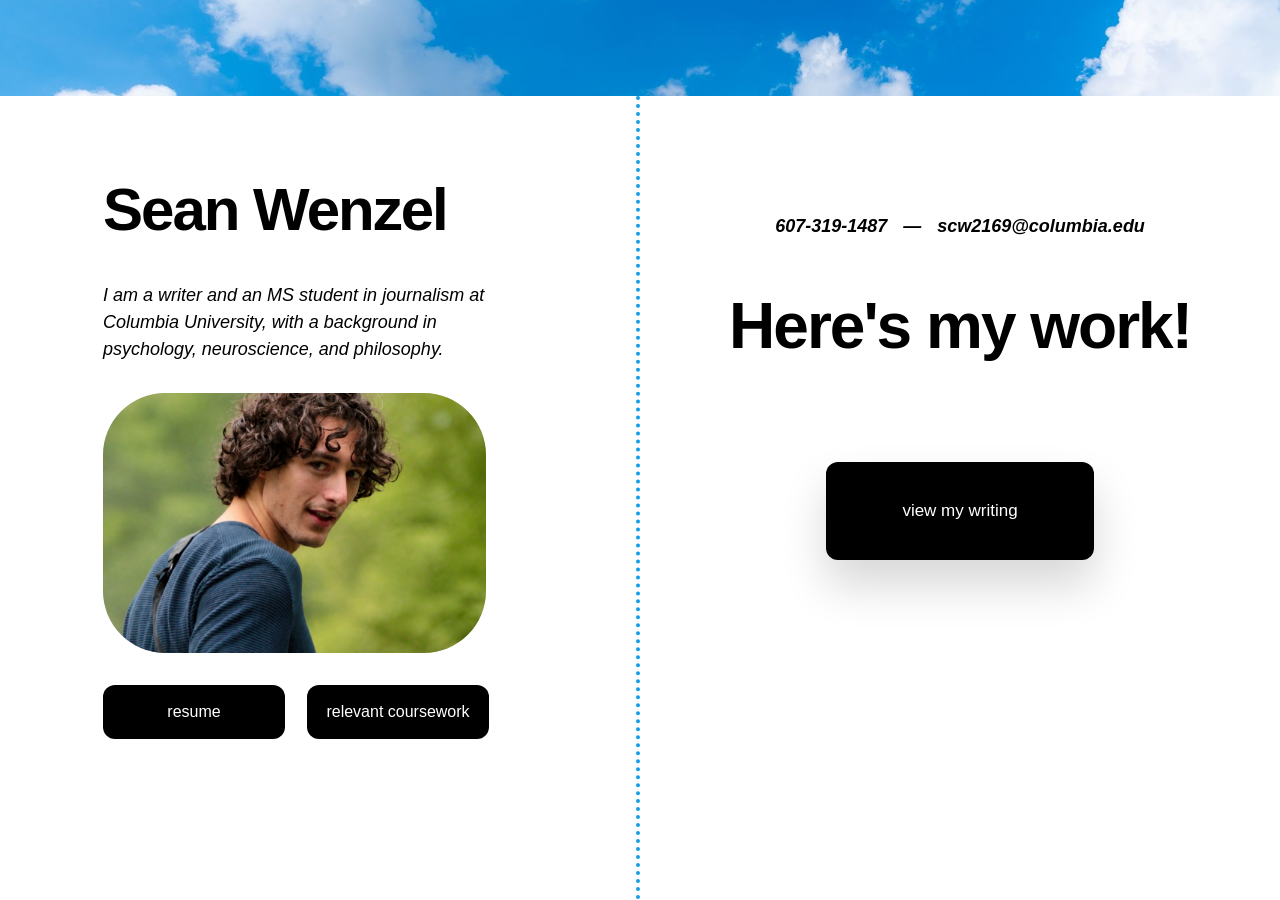
<file: Sean-Wenzel-Portfolio-Vercel 2/index.html>
<!doctype html>
<html lang="en">
<head>
  <meta charset="UTF-8">
  <meta name="viewport" content="width=device-width, initial-scale=1">
  <meta name="description" content="Sean Wenzel — journalist and science writer">
  <title>Sean Wenzel</title>
  <link rel="stylesheet" href="styles.css">
</head>
<body>
  <div class="sky-strip"></div>
  <main class="portfolio">
    <section class="profile" aria-labelledby="name">
      <div class="profile-inner">
        <h1 id="name">Sean Wenzel</h1>
        <p class="bio"><em>I am a writer and an MS student in journalism at Columbia University, with a background in psychology, neuroscience, and philosophy.</em></p>

        <img class="portrait" src="assets/sean-portrait.png" alt="Sean Wenzel outdoors">

        <div class="buttons">
          <a href="assets/Sean%20Wenzel%20Resume.pdf" target="_blank" rel="noopener">resume</a>
          <a href="coursework.html">relevant coursework</a>
        </div>
      </div>
    </section>

    <section class="work" aria-labelledby="work-title">
      <div class="work-inner">
        <p class="contact-info"><em><a href="tel:+16073191487">607-319-1487</a><span aria-hidden="true">—</span><a href="mailto:scw2169@columbia.edu">scw2169@columbia.edu</a></em></p>
        <h2 id="work-title">Here's my work!</h2>
        <a class="work-button" href="work.html">view my writing</a>
      </div>
    </section>
  </main>

</body>
</html>
</file>
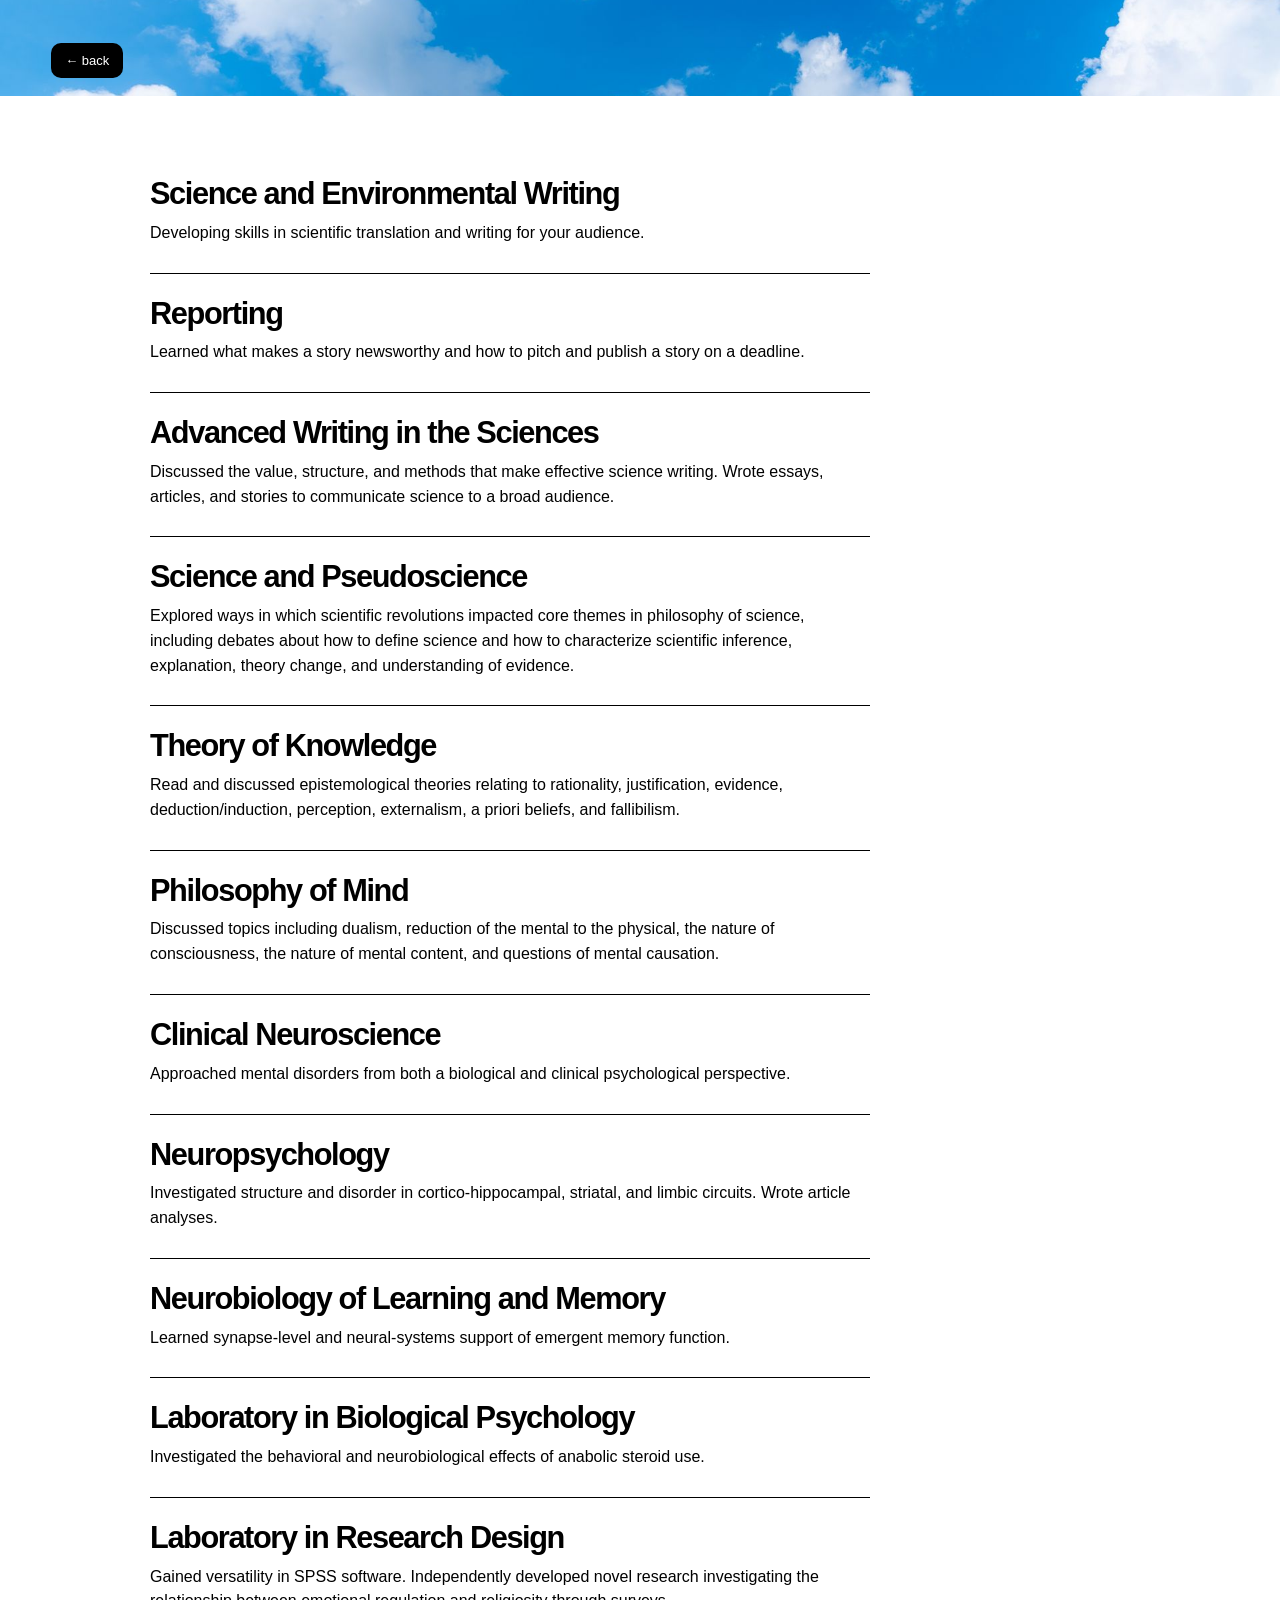
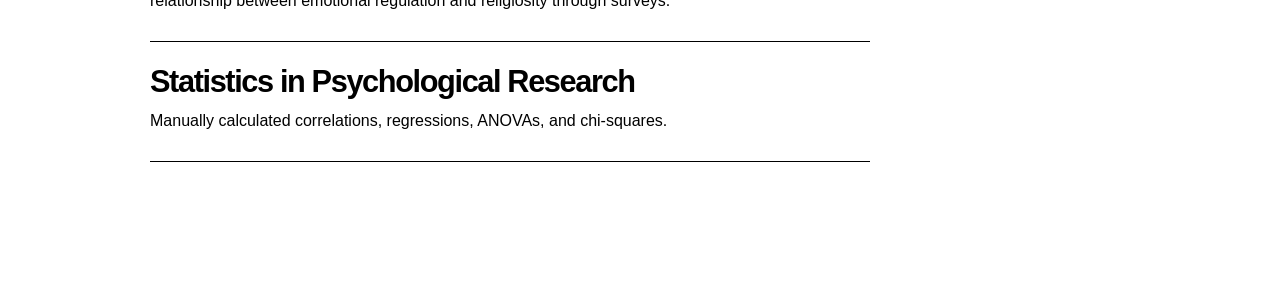
<file: Sean-Wenzel-Portfolio-Vercel 2/coursework.html>
<!doctype html>
<html lang="en">
<head>
  <meta charset="UTF-8">
  <meta name="viewport" content="width=device-width, initial-scale=1">
  <meta name="description" content="Relevant coursework by Sean Wenzel">
  <title>Sean Wenzel — Relevant Coursework</title>
  <link rel="stylesheet" href="coursework.css?v=2">
</head>
<body>
  <div class="sky-strip"><a class="back" href="index.html">← back</a></div>
  <main class="coursework-page">
    <article class="coursework-document">
      <section class="course-list" aria-label="Relevant coursework">
        <article><h2>Science and Environmental Writing</h2><p>Developing skills in scientific translation and writing for your audience.</p></article>
        <article><h2>Reporting</h2><p>Learned what makes a story newsworthy and how to pitch and publish a story on a deadline.</p></article>
        <article><h2>Advanced Writing in the Sciences</h2><p>Discussed the value, structure, and methods that make effective science writing. Wrote essays, articles, and stories to communicate science to a broad audience.</p></article>
        <article><h2>Science and Pseudoscience</h2><p>Explored ways in which scientific revolutions impacted core themes in philosophy of science, including debates about how to define science and how to characterize scientific inference, explanation, theory change, and understanding of evidence.</p></article>
        <article><h2>Theory of Knowledge</h2><p>Read and discussed epistemological theories relating to rationality, justification, evidence, deduction/induction, perception, externalism, a priori beliefs, and fallibilism.</p></article>
        <article><h2>Philosophy of Mind</h2><p>Discussed topics including dualism, reduction of the mental to the physical, the nature of consciousness, the nature of mental content, and questions of mental causation.</p></article>
        <article><h2>Clinical Neuroscience</h2><p>Approached mental disorders from both a biological and clinical psychological perspective.</p></article>
        <article><h2>Neuropsychology</h2><p>Investigated structure and disorder in cortico-hippocampal, striatal, and limbic circuits. Wrote article analyses.</p></article>
        <article><h2>Neurobiology of Learning and Memory</h2><p>Learned synapse-level and neural-systems support of emergent memory function.</p></article>
        <article><h2>Laboratory in Biological Psychology</h2><p>Investigated the behavioral and neurobiological effects of anabolic steroid use.</p></article>
        <article><h2>Laboratory in Research Design</h2><p>Gained versatility in SPSS software. Independently developed novel research investigating the relationship between emotional regulation and religiosity through surveys.</p></article>
        <article><h2>Statistics in Psychological Research</h2><p>Manually calculated correlations, regressions, ANOVAs, and chi-squares.</p></article>
      </section>
    </article>
  </main>
</body>
</html>
</file>
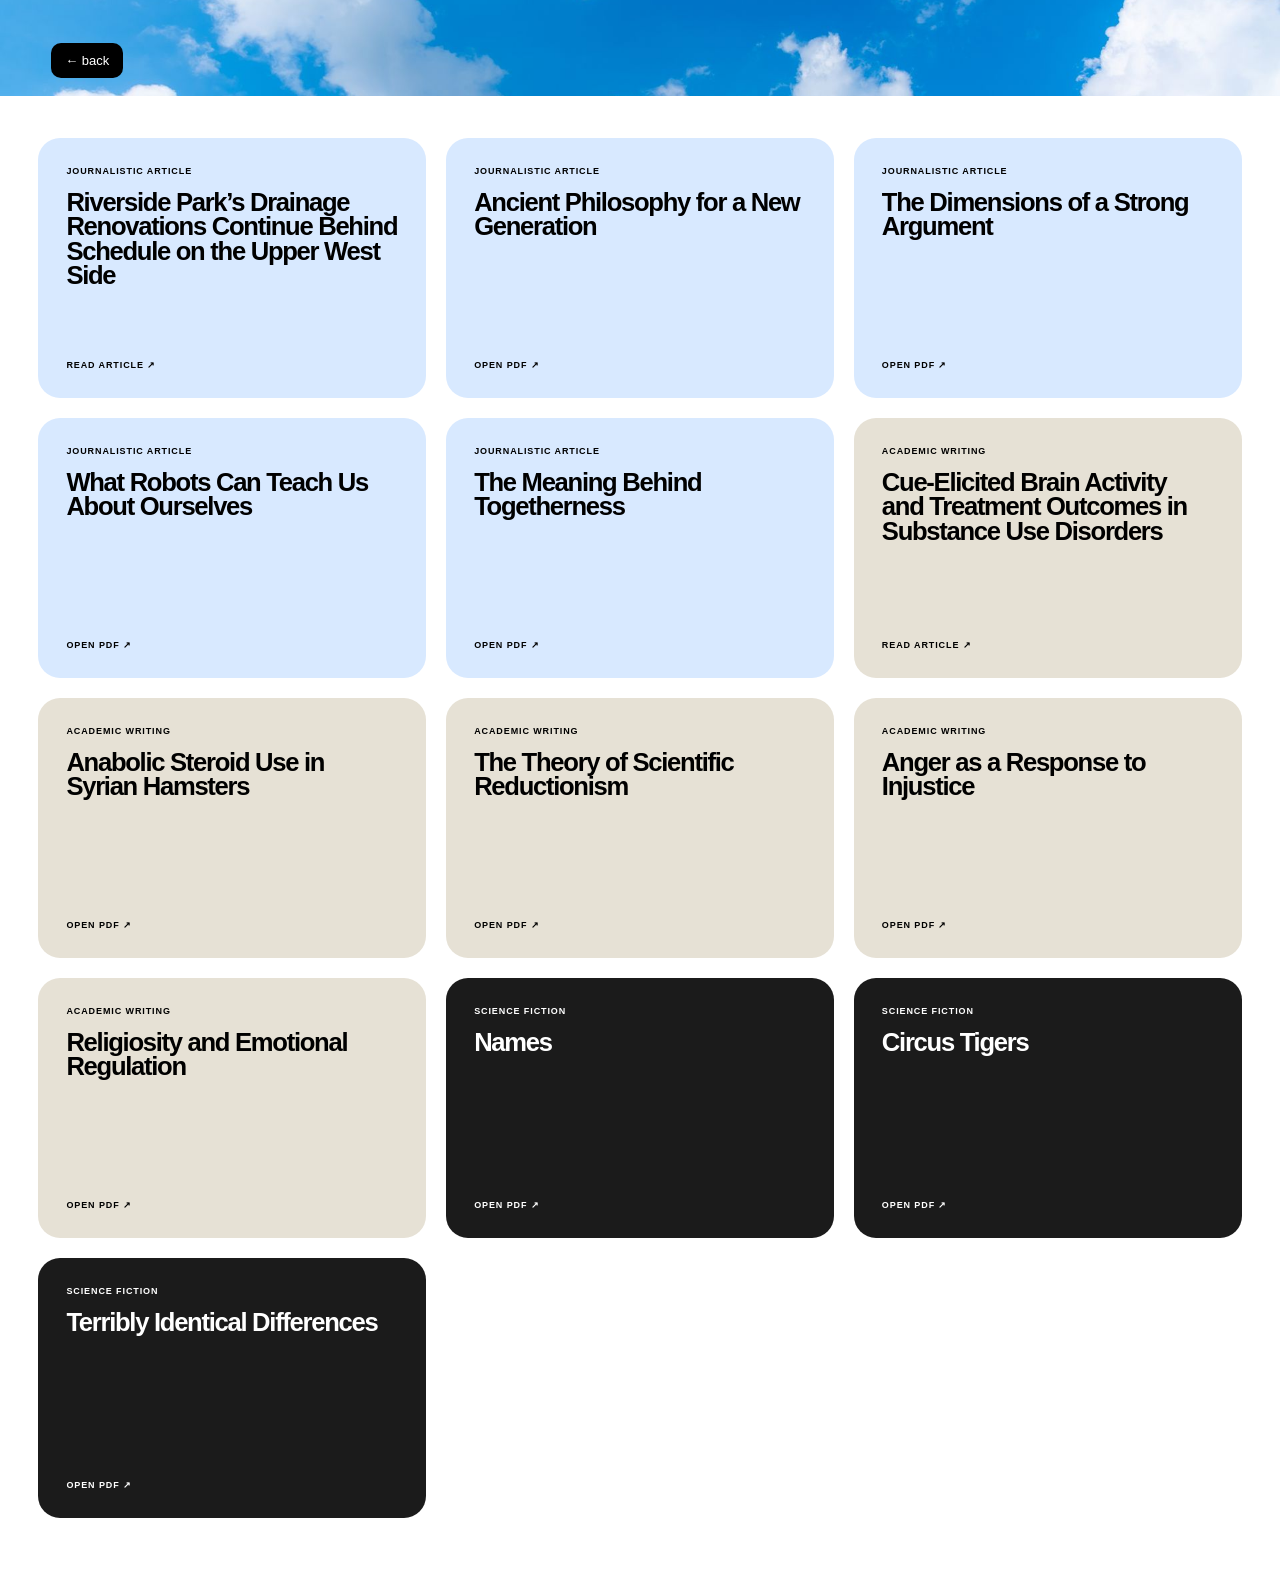
<file: Sean-Wenzel-Portfolio-Vercel 2/work.html>
<!doctype html>
<html lang="en"><head><meta charset="UTF-8"><meta name="viewport" content="width=device-width, initial-scale=1"><meta name="description" content="Writing samples by Sean Wenzel"><title>Sean Wenzel — Work Samples</title><link rel="stylesheet" href="work.css?v=1"></head><body>
  <div class="sky-strip"><a class="back" href="index.html">← back</a></div>
  <main class="work-page"><section class="samples" aria-label="Writing samples">
    <a class="sample journalism second" href="https://www.westsiderag.com/2026/10/01/riverside-parks-drainage-renovations-continue-behind-schedule-on-the-upper-west-side" target="_blank" rel="noopener"><span>Journalistic article</span><h2>Riverside Park’s Drainage Renovations Continue Behind Schedule on the Upper West Side</h2><small>Read article ↗</small></a>
    <a class="sample journalism second" href="assets/Ancient%20Philosophy%20for%20a%20New%20Generation.pdf" target="_blank" rel="noopener"><span>Journalistic article</span><h2>Ancient Philosophy for a New Generation</h2><small>Open PDF ↗</small></a>
    <a class="sample journalism second" href="assets/The%20Dimensions%20of%20a%20Strong%20Argument.pdf" target="_blank" rel="noopener"><span>Journalistic article</span><h2>The Dimensions of a Strong Argument</h2><small>Open PDF ↗</small></a>
    <a class="sample journalism" href="assets/What%20Robots%20Can%20Teach%20Us%20About%20Ourselves.pdf" target="_blank" rel="noopener"><span>Journalistic article</span><h2>What Robots Can Teach Us About Ourselves</h2><small>Open PDF ↗</small></a>
    <a class="sample journalism" href="assets/The%20Meaning%20Behind%20Togetherness.pdf" target="_blank" rel="noopener"><span>Journalistic article</span><h2>The Meaning Behind Togetherness</h2><small>Open PDF ↗</small></a>
    <a class="sample academic second" href="https://jamanetwork.com/journals/jamanetworkopen/fullarticle/2842655" target="_blank" rel="noopener"><span>Academic writing</span><h2>Cue-Elicited Brain Activity and Treatment Outcomes in Substance Use Disorders</h2><small>Read article ↗</small></a>
    <a class="sample academic" href="assets/Anabolic%20Steroid%20Use%20in%20Syrian%20Hamsters.pdf" target="_blank" rel="noopener"><span>Academic writing</span><h2>Anabolic Steroid Use in Syrian Hamsters</h2><small>Open PDF ↗</small></a>
    <a class="sample academic second" href="assets/The%20Theory%20of%20Scientific%20Reductionism.pdf" target="_blank" rel="noopener"><span>Academic writing</span><h2>The Theory of Scientific Reductionism</h2><small>Open PDF ↗</small></a>
    <a class="sample academic second" href="assets/Anger%20as%20a%20Response%20to%20Injustice.pdf" target="_blank" rel="noopener"><span>Academic writing</span><h2>Anger as a Response to Injustice</h2><small>Open PDF ↗</small></a>
    <a class="sample academic" href="assets/Religiosity%20and%20Emotional%20Regulation.pdf" target="_blank" rel="noopener"><span>Academic writing</span><h2>Religiosity and Emotional Regulation</h2><small>Open PDF ↗</small></a>
    <a class="sample fiction" href="assets/Names.pdf" target="_blank" rel="noopener"><span>Science fiction</span><h2>Names</h2><small>Open PDF ↗</small></a>
    <a class="sample fiction second" href="assets/circus%20tigers.pdf" target="_blank" rel="noopener"><span>Science fiction</span><h2>Circus Tigers</h2><small>Open PDF ↗</small></a>
    <a class="sample fiction" href="assets/Terribly%20Identical%20Differences.pdf" target="_blank" rel="noopener"><span>Science fiction</span><h2>Terribly Identical Differences</h2><small>Open PDF ↗</small></a>
  </section></main>
</body></html>
</file>
<file: Sean-Wenzel-Portfolio-Vercel 2/styles.css>
*{box-sizing:border-box}html,body{margin:0;min-height:100%;font-family:Arial,Helvetica,sans-serif;color:#000;background:#fff}.sky-strip{height:96px;background-color:#27a8ed;background-image:radial-gradient(ellipse at 12% 60%,rgba(255,255,255,.93) 0 5%,rgba(255,255,255,.55) 12%,transparent 27%),radial-gradient(ellipse at 36% 45%,rgba(255,255,255,.78) 0 7%,rgba(255,255,255,.3) 18%,transparent 34%),radial-gradient(ellipse at 72% 75%,rgba(255,255,255,.83) 0 5%,rgba(255,255,255,.35) 17%,transparent 32%),linear-gradient(110deg,#77c8f4,#079ae3 58%,#62c9ed);background-position:center;background-size:cover;position:relative}.change-sky{position:absolute;right:18px;bottom:14px;background:#000;color:#fff;border-radius:999px;padding:8px 12px;font-size:12px;cursor:pointer}.change-sky input{display:none}.portfolio{min-height:max(calc(100vh - 96px),910px);display:grid;grid-template-columns:1fr 1fr}.profile,.work{min-width:0;padding:112px 6vw 86px}.profile{border-right:4px dotted #159ee8}.profile-inner{width:min(100%,430px);margin:0 auto}.profile h1{font-size:64px;line-height:1;margin:0 0 56px;font-weight:700;letter-spacing:-2px}.bio{font-size:19px;line-height:1.6;margin:0 0 44px;white-space:nowrap}.portrait{width:383px;max-width:100%;height:297px;border-radius:62px;background:#efefef;display:grid;place-items:center;overflow:hidden;color:#777;font-size:14px}.portrait span{border:1px dashed #aaa;border-radius:999px;padding:9px 15px}.buttons{width:386px;max-width:100%;display:grid;grid-template-columns:1fr 1fr;gap:22px;margin-top:52px}.buttons a,.work-button{height:54px;border-radius:12px;background:#000;color:#fff;text-decoration:none;display:flex;align-items:center;justify-content:center;font-size:16px}.work{display:flex;align-items:flex-start;justify-content:center}.work-inner{width:100%;text-align:center;padding-top:96px}.work h2{font-size:64px;line-height:1;margin:0;font-weight:700;letter-spacing:-2px}.work-button{width:268px;height:98px;margin:104px auto 0;font-size:17px;box-shadow:0 25px 45px rgba(0,0,0,.16)}a:focus-visible{outline:4px solid #159ee8;outline-offset:4px}@media(max-width:900px){.profile,.work{padding-left:4vw;padding-right:4vw}.bio{white-space:normal}}@media(max-width:760px){.sky-strip{height:72px}.portfolio{min-height:0;grid-template-columns:1fr}.profile,.work{padding:54px 24px}.profile{border-right:0;border-bottom:4px dotted #159ee8}.profile h1{font-size:52px;margin-bottom:34px}.bio{font-size:17px}.portrait{width:100%;height:280px;border-radius:45px}.work{min-height:520px}.work-inner{padding-top:48px}.work h2{font-size:50px}.work-button{margin-top:70px}}@media(max-width:420px){.buttons{gap:12px}.buttons a{font-size:15px}.portrait{height:240px}}
img.portrait{object-fit:cover;object-position:50% 42%;display:block}@media(min-width:761px){.portfolio{min-height:calc(100vh - 96px)}.profile,.work{padding-top:84px;padding-bottom:48px}.profile h1{font-size:60px;margin-bottom:42px}.bio{font-size:18px;line-height:1.5;margin-bottom:30px}.portrait{height:260px}.buttons{margin-top:32px}}
.sky-strip{background-image:url("assets/sky.jpg");background-position:center 42%;background-size:100% auto;background-repeat:no-repeat}
@media(min-width:901px){.bio{width:385px;max-width:100%;white-space:normal}}
.buttons{display:flex;justify-content:center}.buttons a{flex:0 0 182px}.work{position:relative}.contact-info{position:absolute;top:117px;left:0;right:0;margin:0;font-size:18px;line-height:1.5;font-weight:700}.contact-info em{display:flex;justify-content:center;gap:16px}.contact-info a{color:inherit;text-decoration:none}.contact-info a:hover{text-decoration:underline}.work h2{margin-top:18px}@media(max-width:760px){.buttons a{flex:1}.contact-info{position:static;margin:0;font-size:17px}.contact-info em{flex-direction:column;gap:2px}.contact-info span{display:none}.work h2{margin-top:20px}}
.portrait-button{padding:0;border:0;background:transparent;position:relative;width:383px;max-width:100%;cursor:pointer;border-radius:62px;overflow:hidden;text-align:left}.portrait-button .portrait{width:100%;transition:filter .2s}.portrait-button span{position:absolute;inset:auto 14px 14px auto;background:#000;color:#fff;border-radius:999px;padding:8px 12px;font:12px Arial,Helvetica,sans-serif;opacity:1}.crop-dialog{width:min(520px,calc(100% - 32px));border:0;border-radius:18px;padding:26px;background:#fff;color:#000;box-shadow:0 22px 80px #0005}.crop-dialog::backdrop{background:#0009}.crop-header{display:flex;justify-content:space-between;gap:20px;align-items:start}.crop-header p{margin:0 0 5px;font-size:11px;text-transform:uppercase;letter-spacing:.1em}.crop-header h2{margin:0;font-size:28px}.close-crop{border:0;background:transparent;font-size:30px;line-height:1;cursor:pointer}.file-picker{display:block;margin:22px 0 16px;padding:12px 14px;border:1px solid #000;border-radius:9px;font-size:13px;font-weight:700;cursor:pointer}.file-picker input{display:none}.crop-frame{width:100%;aspect-ratio:383/260;border-radius:28px;overflow:hidden;background:#eee}.crop-frame img{width:100%;height:100%;object-fit:cover;transform-origin:center;transition:transform .05s}.crop-control{display:grid;grid-template-columns:130px 1fr;gap:12px;align-items:center;margin-top:16px;font-size:13px}.crop-control input{width:100%;accent-color:#159ee8}.crop-actions{display:flex;justify-content:flex-end;gap:10px;margin-top:24px}.crop-actions button{padding:12px 16px;border-radius:9px;border:1px solid #000;background:#fff;font-weight:700;cursor:pointer}.crop-actions .use-crop{background:#000;color:#fff}@media(max-width:760px){.portrait-button{width:100%;border-radius:45px}.portrait-button .portrait{width:100%}.crop-control{grid-template-columns:1fr;gap:7px}}
</file>
<file: Sean-Wenzel-Portfolio-Vercel 2/coursework.css>
*{box-sizing:border-box}html,body{margin:0;min-height:100%;font-family:Arial,Helvetica,sans-serif;color:#000;background:#fff}.sky-strip{height:96px;background:url("assets/sky.jpg") center 42%/100% auto no-repeat #27a8ed;position:relative}.back{position:absolute;bottom:18px;left:clamp(20px,4vw,64px);padding:10px 14px;border-radius:10px;background:#000;color:#fff;font:13px Arial,Helvetica,sans-serif;text-decoration:none}.coursework-page{width:min(980px,86vw);margin:0 auto;padding:58px 0 120px}.coursework-document{width:min(100%,720px)}.course-list article{padding:25px 0 27px;border-bottom:1px solid #000}.course-list h2{margin:0 0 11px;font-size:clamp(22px,2.4vw,31px);letter-spacing:-.045em;line-height:1}.course-list p{margin:0;font-size:16px;line-height:1.55}@media(max-width:700px){.sky-strip{height:72px}.coursework-page{width:min(100% - 44px,980px);padding-top:42px}.course-list article{padding:21px 0}.course-list p{font-size:15px}}
</file>
<file: Sean-Wenzel-Portfolio-Vercel 2/work.css>
*{box-sizing:border-box}html,body{margin:0;min-height:100%;font-family:Arial,Helvetica,sans-serif;color:#000;background:#fff}.sky-strip{height:96px;background:url("assets/sky.jpg") center 42%/100% auto no-repeat #27a8ed;position:relative}.back,.edit-samples{position:absolute;bottom:18px;padding:10px 14px;border-radius:10px;background:#000;color:#fff;font:13px Arial,Helvetica,sans-serif;text-decoration:none;border:0;cursor:pointer}.back{left:clamp(20px,4vw,64px)}.edit-samples{right:clamp(20px,4vw,64px)}.work-page{min-height:calc(100vh - 96px);padding:42px 7vw 76px}.samples{display:grid;grid-template-columns:repeat(4,minmax(0,1fr));gap:14px}.sample{min-height:190px;padding:20px;display:grid;grid-template-rows:auto 1fr auto;position:relative;overflow:hidden;text-decoration:none;color:#000;border:0;border-radius:22px;background:#d8e9ff;text-align:left;cursor:pointer;transition:transform .18s,box-shadow .18s}.sample:hover{transform:translate(-4px,-4px);box-shadow:5px 5px 0 #000}.sample span,.sample small{font-size:9px;font-weight:700;text-transform:uppercase;letter-spacing:.1em}.sample span{align-self:start}.sample small{align-self:end}.sample h2{align-self:center;font-size:clamp(23px,2vw,34px);line-height:.95;letter-spacing:-.05em;margin:14px 0}.sample.academic{background:#e6e1d5}.sample.fiction{background:#1b1b1b;color:#fff}.sample.empty-card{background:#fff;border:1px dashed #888;align-items:center;justify-content:center;text-align:center}.sample.empty-card h2{font-size:46px;margin:12px 0}.sample-editor{width:min(520px,calc(100% - 32px));border:0;border-radius:18px;padding:26px;background:#fff;color:#000;box-shadow:0 22px 80px #0005}.sample-editor::backdrop{background:#0009}.editor-head{display:flex;justify-content:space-between;gap:20px;align-items:start}.editor-head p{margin:0 0 5px;font-size:11px;text-transform:uppercase;letter-spacing:.1em}.editor-head h1{margin:0;font-size:28px}.editor-head button{border:0;background:transparent;font-size:30px;line-height:1;cursor:pointer}.sample-editor label{display:flex;flex-direction:column;gap:7px;margin:16px 0;font-size:12px;font-weight:700}.sample-editor input,.sample-editor select{border:1px solid #000;border-radius:8px;padding:11px;background:#fff;font:14px Arial,Helvetica,sans-serif}.choose-file{padding:12px 14px;border:1px solid #000;border-radius:9px;cursor:pointer}.choose-file input{display:block;width:100%;padding:7px 0;border:0;border-radius:0;font-size:12px}.choose-file span{font-size:11px;color:#555;font-weight:400}.editor-help{font-size:11px;line-height:1.4;margin:16px 0;color:#555}.saved-list{max-height:150px;overflow:auto;border-top:1px solid #ddd}.saved-list p{font-size:12px;color:#666}.saved-list button{display:block;width:100%;padding:10px 0;border:0;border-bottom:1px solid #ddd;background:#fff;text-align:left;font:12px Arial,Helvetica,sans-serif;cursor:pointer}.editor-actions{display:flex;justify-content:flex-end;gap:10px;margin-top:24px}.editor-actions button{padding:12px 16px;border:1px solid #000;border-radius:9px;background:#fff;font-weight:700;cursor:pointer}.editor-actions button[type="submit"]{background:#000;color:#fff}@media(max-width:1000px){.samples{grid-template-columns:repeat(2,minmax(0,1fr))}}@media(max-width:700px){.sky-strip{height:72px}.back,.edit-samples{bottom:14px}.work-page{padding:30px 22px 60px}.samples{grid-template-columns:1fr}.sample{min-height:240px}}
.saved-row{display:flex;align-items:center;justify-content:space-between;gap:10px;padding:9px 0;border-bottom:1px solid #ddd;font-size:12px}.saved-row>span{overflow:hidden;text-overflow:ellipsis;white-space:nowrap}.saved-row>div{display:flex;gap:5px}.saved-row button{width:26px;height:26px;padding:0;border:1px solid #000;border-radius:5px;background:#fff;font:15px Arial,Helvetica,sans-serif;cursor:pointer}.saved-row button:disabled{opacity:.3;cursor:default}

.publications{margin-top:92px;padding-top:28px;border-top:2px solid #000}.publications-heading{display:flex;flex-direction:column;align-items:flex-start;gap:8px;margin-bottom:28px}.publications-heading p{margin:0;font-size:10px;font-weight:700;letter-spacing:.12em;text-transform:uppercase}.publications-heading h1{margin:0;font-size:clamp(42px,5vw,76px);letter-spacing:-.07em;line-height:.9}.publication-list{border-top:2px solid #000}.publication{position:relative;display:grid;grid-template-columns:minmax(150px,.72fr) minmax(0,2.4fr) auto 22px;align-items:center;gap:20px;padding:22px 0;border-bottom:2px solid #000}.publication-outlet{margin:0;font-size:10px;font-weight:700;letter-spacing:.1em;text-transform:uppercase}.publication h2{margin:0;font-size:clamp(21px,2.4vw,38px);line-height:1;letter-spacing:-.05em}.publication time{font-size:12px;font-weight:700}.publication>span{font-size:21px;font-weight:700}.publication:hover{padding-left:10px;background:#f1f1f1}@media(max-width:700px){.publications{margin-top:60px}.publications-heading{display:block}.publications-heading p{margin-bottom:12px}.publication{grid-template-columns:1fr auto 18px;gap:12px}.publication-outlet{grid-column:1/-1}.publication h2{font-size:25px}}

@media(min-width:1001px){.work-page{padding-left:3vw;padding-right:3vw}.samples{gap:20px}.sample{min-height:260px;padding:28px}}

@media(min-width:701px){.samples{grid-template-columns:repeat(3,minmax(0,1fr))}}

.sample{grid-template-rows:auto auto 1fr}.sample span{grid-row:1;align-self:start}.sample small{grid-row:3;align-self:end;justify-self:start;margin-top:0}.sample h2{grid-row:2;align-self:start;line-height:.95;margin:14px 0}
</file>
